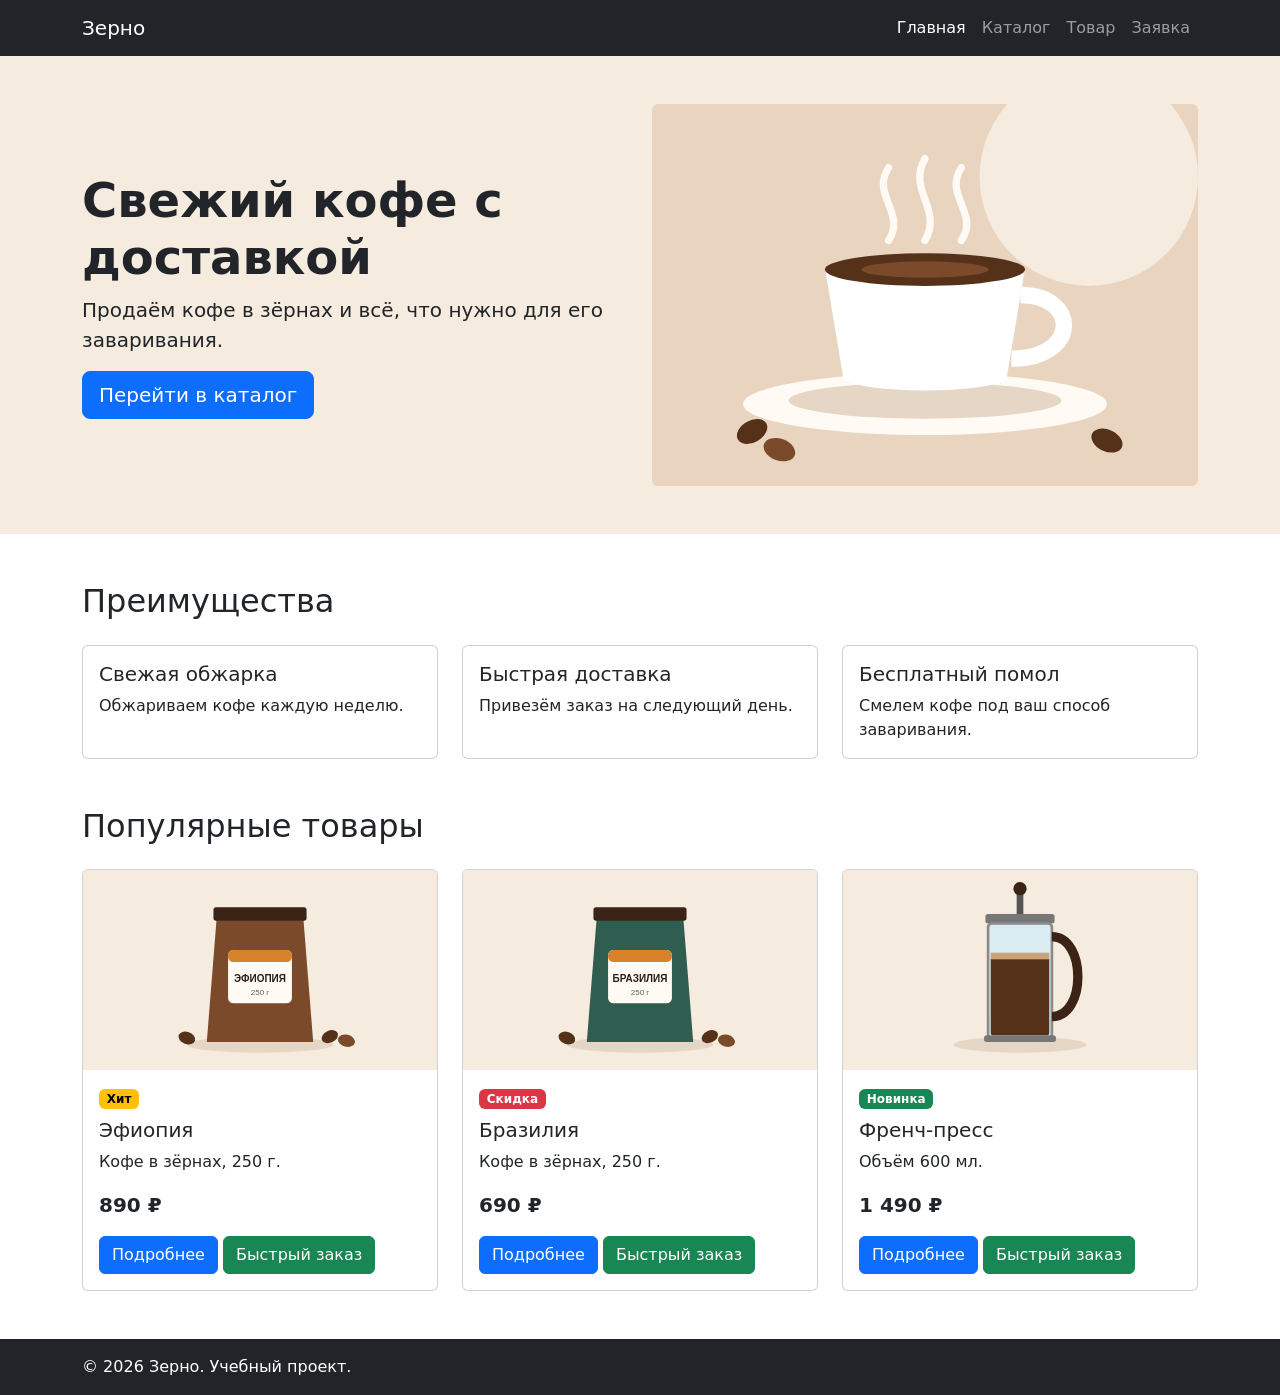
<file: index.html>
<!DOCTYPE html>
<html lang="ru">
<head>
  <meta charset="UTF-8">
  <meta name="viewport" content="width=device-width, initial-scale=1.0">
  <meta name="description" content="Интернет-магазин кофе Зерно.">
  <title>Зерно — магазин кофе</title>
  <link href="https://cdn.jsdelivr.net/npm/bootstrap@5.3.8/dist/css/bootstrap.min.css" rel="stylesheet">
  <link rel="stylesheet" href="css/custom.css">
</head>
<body class="d-flex flex-column min-vh-100">
  <header>
    <nav class="navbar navbar-expand-lg bg-dark" data-bs-theme="dark">
      <div class="container">
        <a class="navbar-brand" href="index.html">Зерно</a>
        <button class="navbar-toggler" type="button" data-bs-toggle="collapse" data-bs-target="#menu">
          <span class="navbar-toggler-icon"></span>
        </button>
        <div class="collapse navbar-collapse" id="menu">
          <ul class="navbar-nav ms-auto">
            <li class="nav-item"><a class="nav-link active" href="index.html">Главная</a></li>
            <li class="nav-item"><a class="nav-link" href="catalog.html">Каталог</a></li>
            <li class="nav-item"><a class="nav-link" href="product.html">Товар</a></li>
            <li class="nav-item"><a class="nav-link" href="order.html">Заявка</a></li>
          </ul>
        </div>
      </div>
    </nav>
  </header>

  <main class="flex-grow-1">
    <section class="hero py-5">
      <div class="container">
        <div class="row align-items-center g-4">
          <div class="col-12 col-md-6">
            <h1 class="display-5 fw-bold">Свежий кофе с доставкой</h1>
            <p class="lead">Продаём кофе в зёрнах и всё, что нужно для его заваривания.</p>
            <a class="btn btn-primary btn-lg" href="catalog.html">Перейти в каталог</a>
          </div>
          <div class="col-12 col-md-6">
            <img class="img-fluid rounded" src="images/hero.svg" alt="Чашка кофе">
          </div>
        </div>
      </div>
    </section>

    <section class="container py-5">
      <h2 class="mb-4">Преимущества</h2>
      <div class="row g-4">
        <div class="col-12 col-md-4">
          <div class="card h-100">
            <div class="card-body">
              <h5 class="card-title">Свежая обжарка</h5>
              <p class="card-text">Обжариваем кофе каждую неделю.</p>
            </div>
          </div>
        </div>
        <div class="col-12 col-md-4">
          <div class="card h-100">
            <div class="card-body">
              <h5 class="card-title">Быстрая доставка</h5>
              <p class="card-text">Привезём заказ на следующий день.</p>
            </div>
          </div>
        </div>
        <div class="col-12 col-md-4">
          <div class="card h-100">
            <div class="card-body">
              <h5 class="card-title">Бесплатный помол</h5>
              <p class="card-text">Смелем кофе под ваш способ заваривания.</p>
            </div>
          </div>
        </div>
      </div>
    </section>

    <section class="container pb-5">
      <h2 class="mb-4">Популярные товары</h2>
      <div class="row g-4">
        <div class="col-12 col-md-6 col-lg-4">
          <div class="card h-100">
            <img class="card-img-top product-img" src="images/coffee-ethiopia.svg" alt="Кофе Эфиопия">
            <div class="card-body">
              <span class="badge text-bg-warning">Хит</span>
              <h5 class="card-title mt-2">Эфиопия</h5>
              <p class="card-text">Кофе в зёрнах, 250 г.</p>
              <p class="fs-5 fw-bold">890 ₽</p>
              <a class="btn btn-primary" href="product.html">Подробнее</a>
              <button class="btn btn-success" type="button" data-bs-toggle="modal" data-bs-target="#modalEthiopia">Быстрый заказ</button>
            </div>
          </div>
        </div>
        <div class="col-12 col-md-6 col-lg-4">
          <div class="card h-100">
            <img class="card-img-top product-img" src="images/coffee-brazil.svg" alt="Кофе Бразилия">
            <div class="card-body">
              <span class="badge text-bg-danger">Скидка</span>
              <h5 class="card-title mt-2">Бразилия</h5>
              <p class="card-text">Кофе в зёрнах, 250 г.</p>
              <p class="fs-5 fw-bold">690 ₽</p>
              <a class="btn btn-primary" href="product.html">Подробнее</a>
              <button class="btn btn-success" type="button" data-bs-toggle="modal" data-bs-target="#modalBrazil">Быстрый заказ</button>
            </div>
          </div>
        </div>
        <div class="col-12 col-md-6 col-lg-4">
          <div class="card h-100">
            <img class="card-img-top product-img" src="images/french-press.svg" alt="Френч-пресс">
            <div class="card-body">
              <span class="badge text-bg-success">Новинка</span>
              <h5 class="card-title mt-2">Френч-пресс</h5>
              <p class="card-text">Объём 600 мл.</p>
              <p class="fs-5 fw-bold">1 490 ₽</p>
              <a class="btn btn-primary" href="product.html">Подробнее</a>
              <button class="btn btn-success" type="button" data-bs-toggle="modal" data-bs-target="#modalPress">Быстрый заказ</button>
            </div>
          </div>
        </div>
      </div>
    </section>
  </main>

  <footer class="bg-dark text-white py-3">
    <div class="container">© 2026 Зерно. Учебный проект.</div>
  </footer>

  <div class="modal fade" id="modalEthiopia" tabindex="-1">
    <div class="modal-dialog">
      <div class="modal-content">
        <div class="modal-header">
          <h5 class="modal-title">Быстрый заказ</h5>
          <button class="btn-close" type="button" data-bs-dismiss="modal"></button>
        </div>
        <div class="modal-body">
          <p>Кофе Эфиопия, 250 г — 890 ₽.</p>
          <p>Чтобы оформить заказ, заполните форму заявки. Мы перезвоним в течение 15 минут.</p>
        </div>
        <div class="modal-footer">
          <button class="btn btn-secondary" type="button" data-bs-dismiss="modal">Закрыть</button>
          <a class="btn btn-primary" href="order.html">Перейти к заявке</a>
        </div>
      </div>
    </div>
  </div>

  <div class="modal fade" id="modalBrazil" tabindex="-1">
    <div class="modal-dialog">
      <div class="modal-content">
        <div class="modal-header">
          <h5 class="modal-title">Быстрый заказ</h5>
          <button class="btn-close" type="button" data-bs-dismiss="modal"></button>
        </div>
        <div class="modal-body">
          <p>Кофе Бразилия, 250 г — 690 ₽.</p>
          <p>Чтобы оформить заказ, заполните форму заявки. Мы перезвоним в течение 15 минут.</p>
        </div>
        <div class="modal-footer">
          <button class="btn btn-secondary" type="button" data-bs-dismiss="modal">Закрыть</button>
          <a class="btn btn-primary" href="order.html">Перейти к заявке</a>
        </div>
      </div>
    </div>
  </div>

  <div class="modal fade" id="modalPress" tabindex="-1">
    <div class="modal-dialog">
      <div class="modal-content">
        <div class="modal-header">
          <h5 class="modal-title">Быстрый заказ</h5>
          <button class="btn-close" type="button" data-bs-dismiss="modal"></button>
        </div>
        <div class="modal-body">
          <p>Френч-пресс, 600 мл — 1 490 ₽.</p>
          <p>Чтобы оформить заказ, заполните форму заявки. Мы перезвоним в течение 15 минут.</p>
        </div>
        <div class="modal-footer">
          <button class="btn btn-secondary" type="button" data-bs-dismiss="modal">Закрыть</button>
          <a class="btn btn-primary" href="order.html">Перейти к заявке</a>
        </div>
      </div>
    </div>
  </div>

  <script src="https://cdn.jsdelivr.net/npm/bootstrap@5.3.8/dist/js/bootstrap.bundle.min.js"></script>
</body>
</html>
</file>
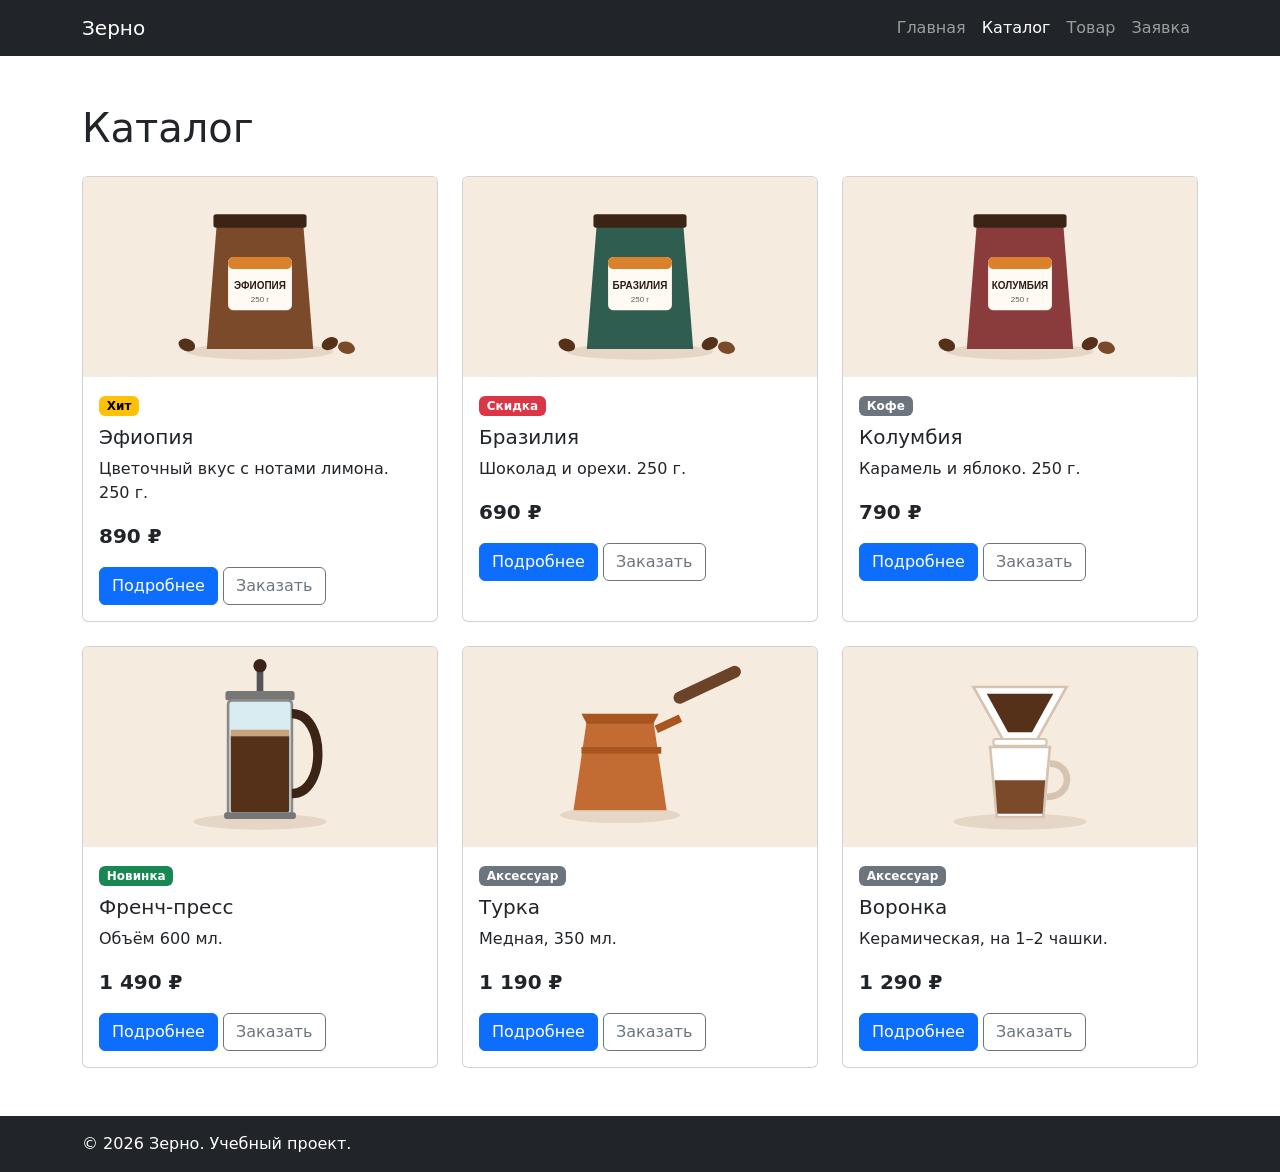
<file: catalog.html>
<!DOCTYPE html>
<html lang="ru">
<head>
  <meta charset="UTF-8">
  <meta name="viewport" content="width=device-width, initial-scale=1.0">
  <meta name="description" content="Каталог кофе и аксессуаров магазина Зерно.">
  <title>Каталог — Зерно</title>
  <link href="https://cdn.jsdelivr.net/npm/bootstrap@5.3.8/dist/css/bootstrap.min.css" rel="stylesheet">
  <link rel="stylesheet" href="css/custom.css">
</head>
<body class="d-flex flex-column min-vh-100">
  <header>
    <nav class="navbar navbar-expand-lg bg-dark" data-bs-theme="dark">
      <div class="container">
        <a class="navbar-brand" href="index.html">Зерно</a>
        <button class="navbar-toggler" type="button" data-bs-toggle="collapse" data-bs-target="#menu">
          <span class="navbar-toggler-icon"></span>
        </button>
        <div class="collapse navbar-collapse" id="menu">
          <ul class="navbar-nav ms-auto">
            <li class="nav-item"><a class="nav-link" href="index.html">Главная</a></li>
            <li class="nav-item"><a class="nav-link active" href="catalog.html">Каталог</a></li>
            <li class="nav-item"><a class="nav-link" href="product.html">Товар</a></li>
            <li class="nav-item"><a class="nav-link" href="order.html">Заявка</a></li>
          </ul>
        </div>
      </div>
    </nav>
  </header>

  <main class="flex-grow-1">
    <div class="container py-5">
      <h1 class="mb-4">Каталог</h1>

      <div class="row g-4">
        <div class="col-12 col-md-6 col-lg-4">
          <div class="card h-100">
            <img class="card-img-top product-img" src="images/coffee-ethiopia.svg" alt="Кофе Эфиопия">
            <div class="card-body">
              <span class="badge text-bg-warning">Хит</span>
              <h5 class="card-title mt-2">Эфиопия</h5>
              <p class="card-text">Цветочный вкус с нотами лимона. 250 г.</p>
              <p class="fs-5 fw-bold">890 ₽</p>
              <a class="btn btn-primary" href="product.html">Подробнее</a>
              <a class="btn btn-outline-secondary" href="order.html">Заказать</a>
            </div>
          </div>
        </div>
        <div class="col-12 col-md-6 col-lg-4">
          <div class="card h-100">
            <img class="card-img-top product-img" src="images/coffee-brazil.svg" alt="Кофе Бразилия">
            <div class="card-body">
              <span class="badge text-bg-danger">Скидка</span>
              <h5 class="card-title mt-2">Бразилия</h5>
              <p class="card-text">Шоколад и орехи. 250 г.</p>
              <p class="fs-5 fw-bold">690 ₽</p>
              <a class="btn btn-primary" href="product.html">Подробнее</a>
              <a class="btn btn-outline-secondary" href="order.html">Заказать</a>
            </div>
          </div>
        </div>
        <div class="col-12 col-md-6 col-lg-4">
          <div class="card h-100">
            <img class="card-img-top product-img" src="images/coffee-colombia.svg" alt="Кофе Колумбия">
            <div class="card-body">
              <span class="badge text-bg-secondary">Кофе</span>
              <h5 class="card-title mt-2">Колумбия</h5>
              <p class="card-text">Карамель и яблоко. 250 г.</p>
              <p class="fs-5 fw-bold">790 ₽</p>
              <a class="btn btn-primary" href="product.html">Подробнее</a>
              <a class="btn btn-outline-secondary" href="order.html">Заказать</a>
            </div>
          </div>
        </div>
        <div class="col-12 col-md-6 col-lg-4">
          <div class="card h-100">
            <img class="card-img-top product-img" src="images/french-press.svg" alt="Френч-пресс">
            <div class="card-body">
              <span class="badge text-bg-success">Новинка</span>
              <h5 class="card-title mt-2">Френч-пресс</h5>
              <p class="card-text">Объём 600 мл.</p>
              <p class="fs-5 fw-bold">1 490 ₽</p>
              <a class="btn btn-primary" href="product.html">Подробнее</a>
              <a class="btn btn-outline-secondary" href="order.html">Заказать</a>
            </div>
          </div>
        </div>
        <div class="col-12 col-md-6 col-lg-4">
          <div class="card h-100">
            <img class="card-img-top product-img" src="images/cezve.svg" alt="Турка">
            <div class="card-body">
              <span class="badge text-bg-secondary">Аксессуар</span>
              <h5 class="card-title mt-2">Турка</h5>
              <p class="card-text">Медная, 350 мл.</p>
              <p class="fs-5 fw-bold">1 190 ₽</p>
              <a class="btn btn-primary" href="product.html">Подробнее</a>
              <a class="btn btn-outline-secondary" href="order.html">Заказать</a>
            </div>
          </div>
        </div>
        <div class="col-12 col-md-6 col-lg-4">
          <div class="card h-100">
            <img class="card-img-top product-img" src="images/pour-over.svg" alt="Воронка для кофе">
            <div class="card-body">
              <span class="badge text-bg-secondary">Аксессуар</span>
              <h5 class="card-title mt-2">Воронка</h5>
              <p class="card-text">Керамическая, на 1–2 чашки.</p>
              <p class="fs-5 fw-bold">1 290 ₽</p>
              <a class="btn btn-primary" href="product.html">Подробнее</a>
              <a class="btn btn-outline-secondary" href="order.html">Заказать</a>
            </div>
          </div>
        </div>
      </div>
    </div>
  </main>

  <footer class="bg-dark text-white py-3">
    <div class="container">© 2026 Зерно. Учебный проект.</div>
  </footer>

  <script src="https://cdn.jsdelivr.net/npm/bootstrap@5.3.8/dist/js/bootstrap.bundle.min.js"></script>
</body>
</html>
</file>
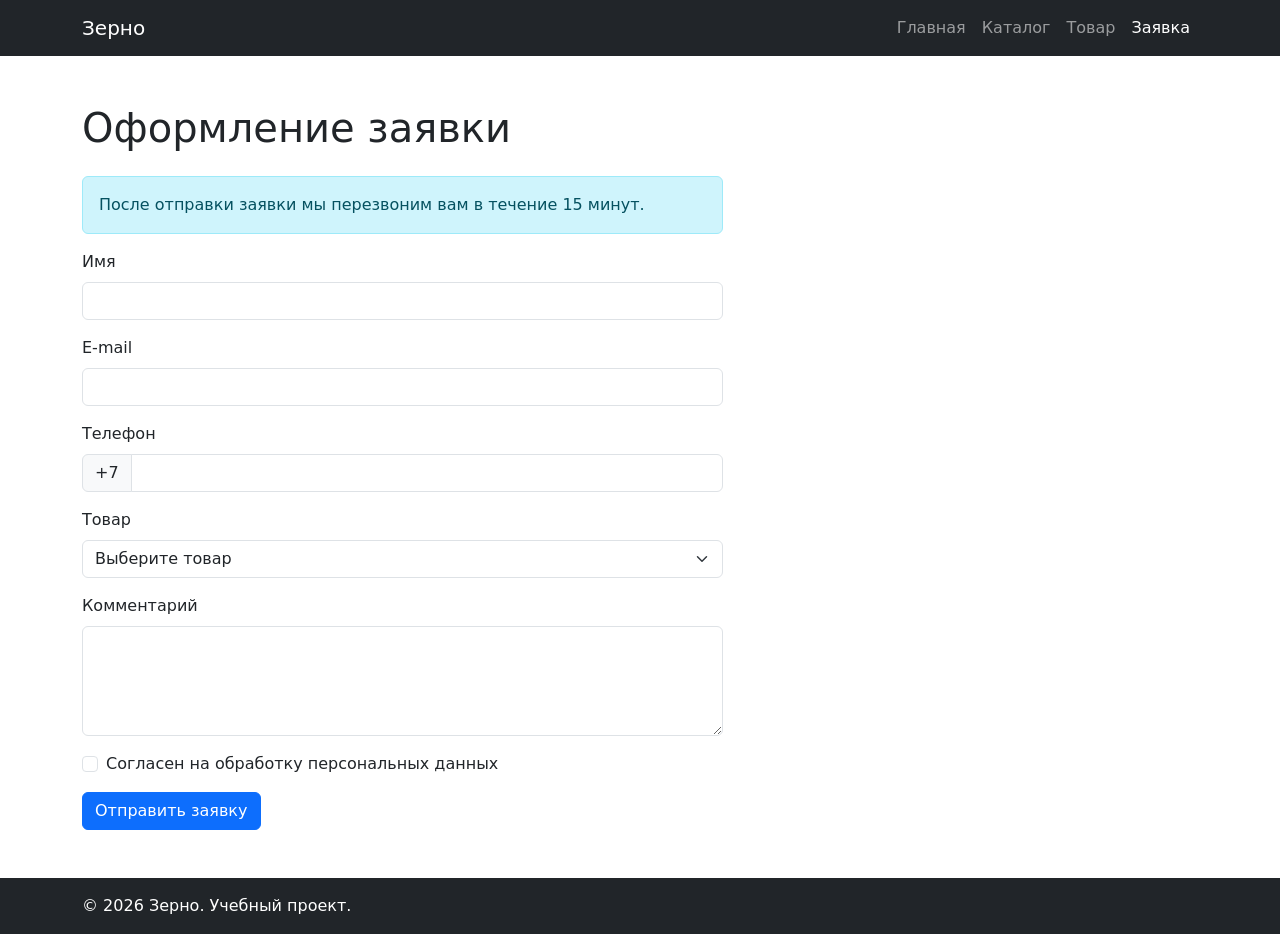
<file: order.html>
<!DOCTYPE html>
<html lang="ru">
<head>
  <meta charset="UTF-8">
  <meta name="viewport" content="width=device-width, initial-scale=1.0">
  <meta name="description" content="Форма заявки на покупку в магазине Зерно.">
  <title>Заявка — Зерно</title>
  <link href="https://cdn.jsdelivr.net/npm/bootstrap@5.3.8/dist/css/bootstrap.min.css" rel="stylesheet">
  <link rel="stylesheet" href="css/custom.css">
</head>
<body class="d-flex flex-column min-vh-100">
  <header>
    <nav class="navbar navbar-expand-lg bg-dark" data-bs-theme="dark">
      <div class="container">
        <a class="navbar-brand" href="index.html">Зерно</a>
        <button class="navbar-toggler" type="button" data-bs-toggle="collapse" data-bs-target="#menu">
          <span class="navbar-toggler-icon"></span>
        </button>
        <div class="collapse navbar-collapse" id="menu">
          <ul class="navbar-nav ms-auto">
            <li class="nav-item"><a class="nav-link" href="index.html">Главная</a></li>
            <li class="nav-item"><a class="nav-link" href="catalog.html">Каталог</a></li>
            <li class="nav-item"><a class="nav-link" href="product.html">Товар</a></li>
            <li class="nav-item"><a class="nav-link active" href="order.html">Заявка</a></li>
          </ul>
        </div>
      </div>
    </nav>
  </header>

  <main class="flex-grow-1">
    <div class="container py-5">
      <div class="row">
        <div class="col-12 col-md-10 col-lg-7">
          <h1 class="mb-4">Оформление заявки</h1>

          <div class="alert alert-info">
            После отправки заявки мы перезвоним вам в течение 15 минут.
          </div>

          <form action="#" method="post">
            <div class="mb-3">
              <label class="form-label" for="name">Имя</label>
              <input class="form-control" id="name" name="name" type="text" required>
            </div>

            <div class="mb-3">
              <label class="form-label" for="email">E-mail</label>
              <input class="form-control" id="email" name="email" type="email" required>
            </div>

            <div class="mb-3">
              <label class="form-label" for="phone">Телефон</label>
              <div class="input-group">
                <span class="input-group-text">+7</span>
                <input class="form-control" id="phone" name="phone" type="tel" required>
              </div>
            </div>

            <div class="mb-3">
              <label class="form-label" for="product">Товар</label>
              <select class="form-select" id="product" name="product" required>
                <option value="">Выберите товар</option>
                <option value="ethiopia">Кофе Эфиопия</option>
                <option value="brazil">Кофе Бразилия</option>
                <option value="colombia">Кофе Колумбия</option>
                <option value="french-press">Френч-пресс</option>
                <option value="cezve">Турка</option>
                <option value="pour-over">Воронка</option>
              </select>
            </div>

            <div class="mb-3">
              <label class="form-label" for="comment">Комментарий</label>
              <textarea class="form-control" id="comment" name="comment" rows="4"></textarea>
            </div>

            <div class="form-check mb-3">
              <input class="form-check-input" id="agree" name="agree" type="checkbox" required>
              <label class="form-check-label" for="agree">Согласен на обработку персональных данных</label>
            </div>

            <button class="btn btn-primary" type="submit">Отправить заявку</button>
          </form>
        </div>
      </div>
    </div>
  </main>

  <footer class="bg-dark text-white py-3">
    <div class="container">© 2026 Зерно. Учебный проект.</div>
  </footer>

  <script src="https://cdn.jsdelivr.net/npm/bootstrap@5.3.8/dist/js/bootstrap.bundle.min.js"></script>
</body>
</html>
</file>
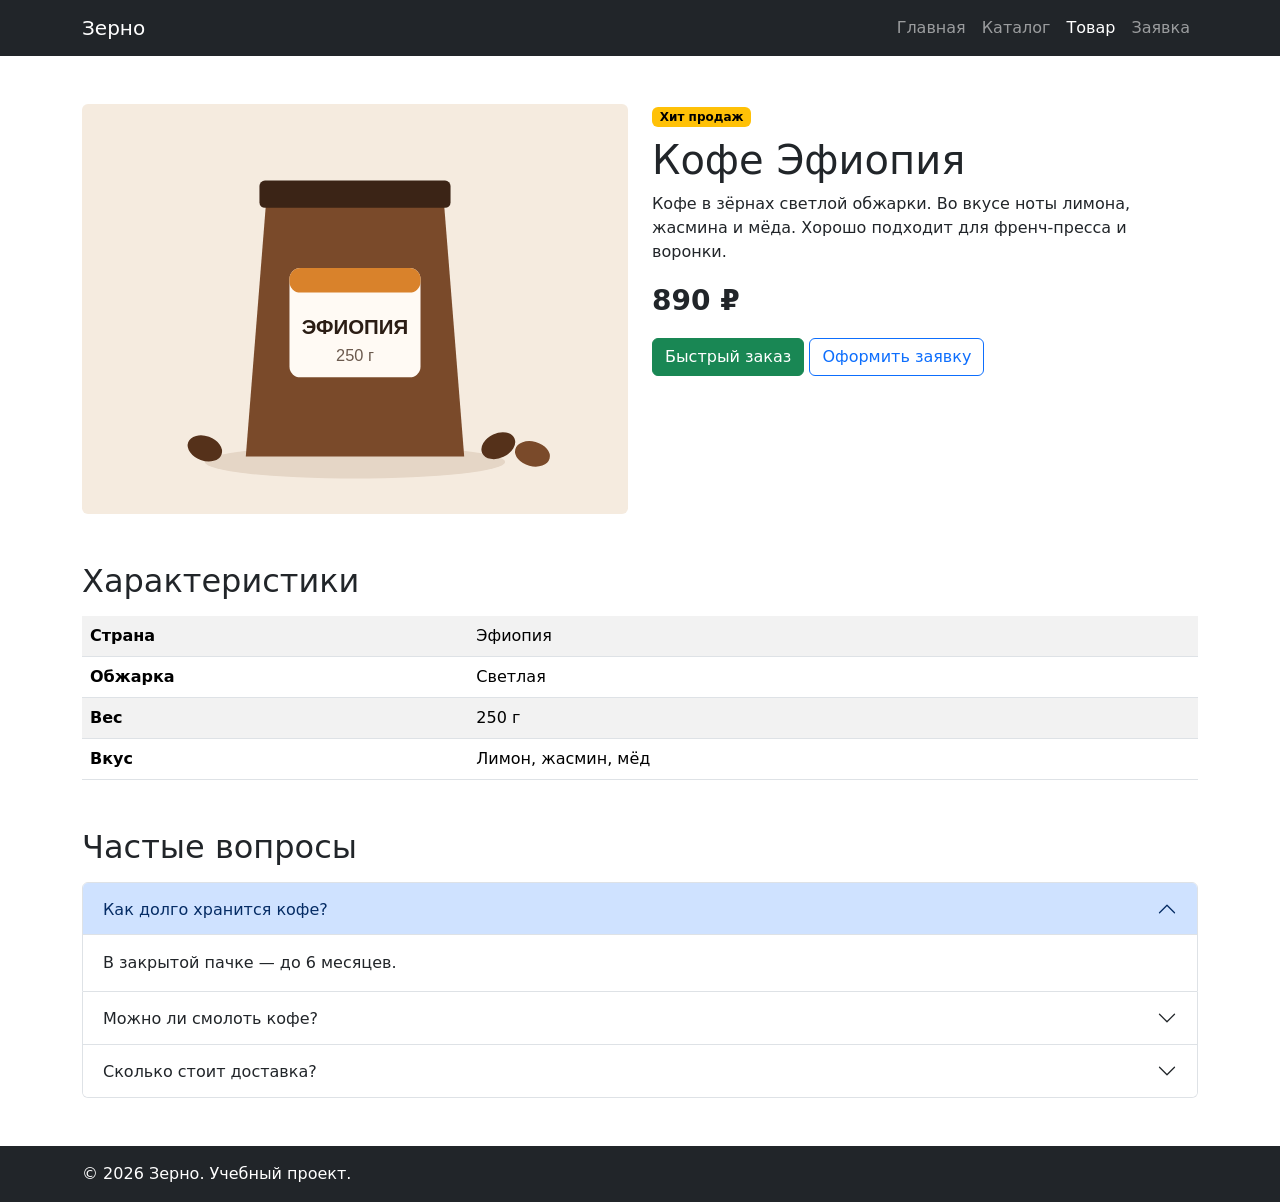
<file: product.html>
<!DOCTYPE html>
<html lang="ru">
<head>
  <meta charset="UTF-8">
  <meta name="viewport" content="width=device-width, initial-scale=1.0">
  <meta name="description" content="Кофе Эфиопия в зёрнах: описание, характеристики и цена.">
  <title>Кофе Эфиопия — Зерно</title>
  <link href="https://cdn.jsdelivr.net/npm/bootstrap@5.3.8/dist/css/bootstrap.min.css" rel="stylesheet">
  <link rel="stylesheet" href="css/custom.css">
</head>
<body class="d-flex flex-column min-vh-100">
  <header>
    <nav class="navbar navbar-expand-lg bg-dark" data-bs-theme="dark">
      <div class="container">
        <a class="navbar-brand" href="index.html">Зерно</a>
        <button class="navbar-toggler" type="button" data-bs-toggle="collapse" data-bs-target="#menu">
          <span class="navbar-toggler-icon"></span>
        </button>
        <div class="collapse navbar-collapse" id="menu">
          <ul class="navbar-nav ms-auto">
            <li class="nav-item"><a class="nav-link" href="index.html">Главная</a></li>
            <li class="nav-item"><a class="nav-link" href="catalog.html">Каталог</a></li>
            <li class="nav-item"><a class="nav-link active" href="product.html">Товар</a></li>
            <li class="nav-item"><a class="nav-link" href="order.html">Заявка</a></li>
          </ul>
        </div>
      </div>
    </nav>
  </header>

  <main class="flex-grow-1">
    <div class="container py-5">
      <div class="row g-4">
        <div class="col-12 col-lg-6">
          <img class="img-fluid rounded" src="images/coffee-ethiopia.svg" alt="Кофе Эфиопия">
        </div>
        <div class="col-12 col-lg-6">
          <span class="badge text-bg-warning">Хит продаж</span>
          <h1 class="mt-2">Кофе Эфиопия</h1>
          <p>Кофе в зёрнах светлой обжарки. Во вкусе ноты лимона, жасмина и мёда. Хорошо подходит для френч-пресса и воронки.</p>
          <p class="fs-3 fw-bold">890 ₽</p>
          <button class="btn btn-success" type="button" data-bs-toggle="modal" data-bs-target="#orderModal">Быстрый заказ</button>
          <a class="btn btn-outline-primary" href="order.html">Оформить заявку</a>
        </div>
      </div>

      <h2 class="mt-5 mb-3">Характеристики</h2>
      <table class="table table-striped">
        <tbody>
          <tr>
            <th>Страна</th>
            <td>Эфиопия</td>
          </tr>
          <tr>
            <th>Обжарка</th>
            <td>Светлая</td>
          </tr>
          <tr>
            <th>Вес</th>
            <td>250 г</td>
          </tr>
          <tr>
            <th>Вкус</th>
            <td>Лимон, жасмин, мёд</td>
          </tr>
        </tbody>
      </table>

      <h2 class="mt-5 mb-3">Частые вопросы</h2>
      <div class="accordion" id="faq">
        <div class="accordion-item">
          <h3 class="accordion-header">
            <button class="accordion-button" type="button" data-bs-toggle="collapse" data-bs-target="#faq1">
              Как долго хранится кофе?
            </button>
          </h3>
          <div id="faq1" class="accordion-collapse collapse show" data-bs-parent="#faq">
            <div class="accordion-body">В закрытой пачке — до 6 месяцев.</div>
          </div>
        </div>
        <div class="accordion-item">
          <h3 class="accordion-header">
            <button class="accordion-button collapsed" type="button" data-bs-toggle="collapse" data-bs-target="#faq2">
              Можно ли смолоть кофе?
            </button>
          </h3>
          <div id="faq2" class="accordion-collapse collapse" data-bs-parent="#faq">
            <div class="accordion-body">Да, напишите способ заваривания в комментарии к заявке.</div>
          </div>
        </div>
        <div class="accordion-item">
          <h3 class="accordion-header">
            <button class="accordion-button collapsed" type="button" data-bs-toggle="collapse" data-bs-target="#faq3">
              Сколько стоит доставка?
            </button>
          </h3>
          <div id="faq3" class="accordion-collapse collapse" data-bs-parent="#faq">
            <div class="accordion-body">Доставка по Москве — 300 ₽, от 2000 ₽ бесплатно.</div>
          </div>
        </div>
      </div>
    </div>
  </main>

  <footer class="bg-dark text-white py-3">
    <div class="container">© 2026 Зерно. Учебный проект.</div>
  </footer>

  <div class="modal fade" id="orderModal" tabindex="-1">
    <div class="modal-dialog">
      <div class="modal-content">
        <div class="modal-header">
          <h5 class="modal-title">Быстрый заказ</h5>
          <button class="btn-close" type="button" data-bs-dismiss="modal"></button>
        </div>
        <div class="modal-body">
          <p>Кофе Эфиопия, 250 г — 890 ₽.</p>
          <p>Чтобы оформить заказ, заполните форму заявки. Мы перезвоним в течение 15 минут.</p>
        </div>
        <div class="modal-footer">
          <button class="btn btn-secondary" type="button" data-bs-dismiss="modal">Закрыть</button>
          <a class="btn btn-primary" href="order.html">Перейти к заявке</a>
        </div>
      </div>
    </div>
  </div>

  <script src="https://cdn.jsdelivr.net/npm/bootstrap@5.3.8/dist/js/bootstrap.bundle.min.js"></script>
</body>
</html>
</file>
<file: css/custom.css>
.hero {
  background-color: #f5ebdf;
}

.product-img {
  height: 200px;
  object-fit: contain;
  background-color: #f5ebdf;
}

.card:hover {
  box-shadow: 0 4px 12px rgba(0, 0, 0, 0.15);
}
</file>
